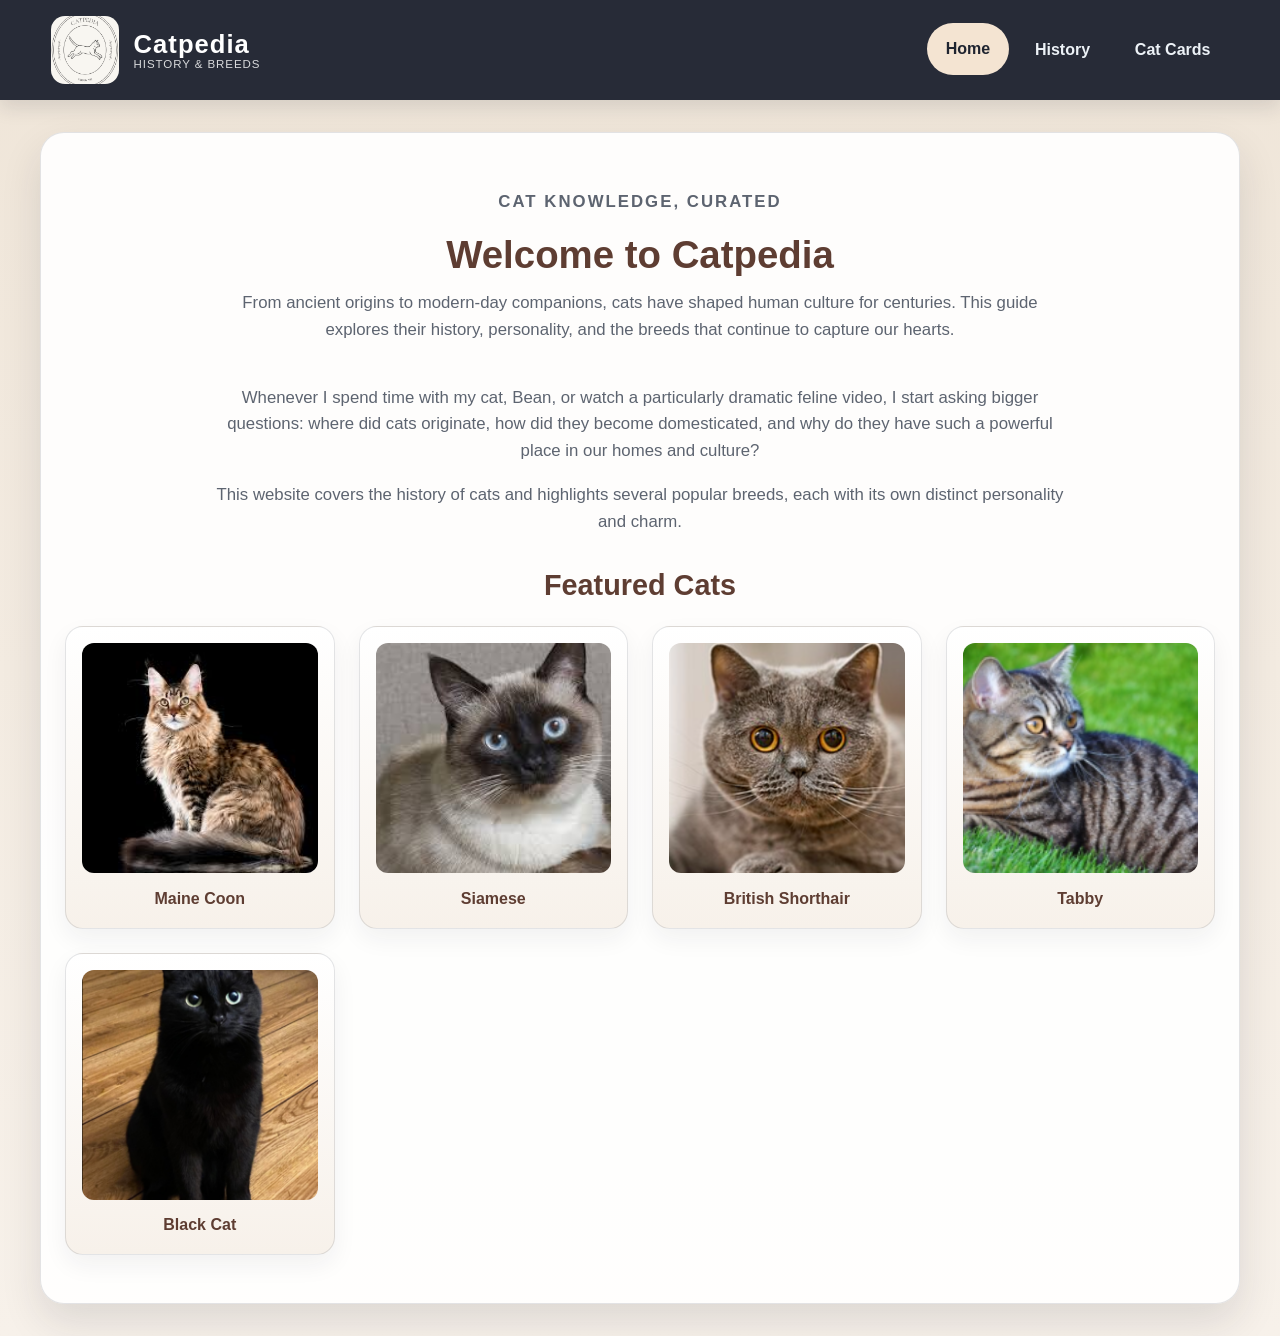
<file: index.html>
<!DOCTYPE html>
<html lang="en">
<head>
    <meta charset="UTF-8">
    <meta name="viewport" content="width=device-width, initial-scale=1.0">
    <title>Catpedia | Home</title>
    <link href="css/styles.css" rel="stylesheet">
</head>
<body>
    <header class="site-header">
        <a class="brand" href="index.html" aria-label="Catpedia home page">
            <img src="images/logo.png" alt="Catpedia logo">
            <span class="brand-text">
                <strong>Catpedia</strong>
                <small>History &amp; Breeds</small>
            </span>
        </a>
        <nav class="primary-navigation" aria-label="Main navigation">
            <ul>
                <li><a href="index.html" class="active">Home</a></li>
                <li><a href="history.html">History</a></li>
                <li><a href="breeds.html">Cat Cards</a></li>
            </ul>
        </nav>
    </header>

    <main class="page-shell">
        <section class="hero">
            <p class="eyebrow">Cat knowledge, curated</p>
            <h1>Welcome to Catpedia</h1>
            <p>From ancient origins to modern-day companions, cats have shaped human culture for centuries. This guide explores their history, personality, and the breeds that continue to capture our hearts.</p>
        </section>

        <section class="intro">
            <p>Whenever I spend time with my cat, Bean, or watch a particularly dramatic feline video, I start asking bigger questions: where did cats originate, how did they become domesticated, and why do they have such a powerful place in our homes and culture?</p>
            <p>This website covers the history of cats and highlights several popular breeds, each with its own distinct personality and charm.</p>
        </section>

        <section class="gallery-section">
            <h2>Featured Cats</h2>
            <div class="gallery">
                <figure class="gallery-item">
                    <img src="images/mainecoon.jpg" alt="Maine Coon cat portrait">
                    <figcaption>Maine Coon</figcaption>
                </figure>
                <figure class="gallery-item">
                    <img src="images/siamese.jpg" alt="Siamese cat portrait">
                    <figcaption>Siamese</figcaption>
                </figure>
                <figure class="gallery-item">
                    <img src="images/britishshorthair.png" alt="British shorthair cat portrait">
                    <figcaption>British Shorthair</figcaption>
                </figure>
                <figure class="gallery-item">
                    <img src="images/tabby.png" alt="Tabby cat portrait">
                    <figcaption>Tabby</figcaption>
                </figure>
                <figure class="gallery-item">
                    <img src="images/blackcat.png" alt="Black cat portrait">
                    <figcaption>Black Cat</figcaption>
                </figure>
            </div>
        </section>
    </main>
</body>
</html>
</file>
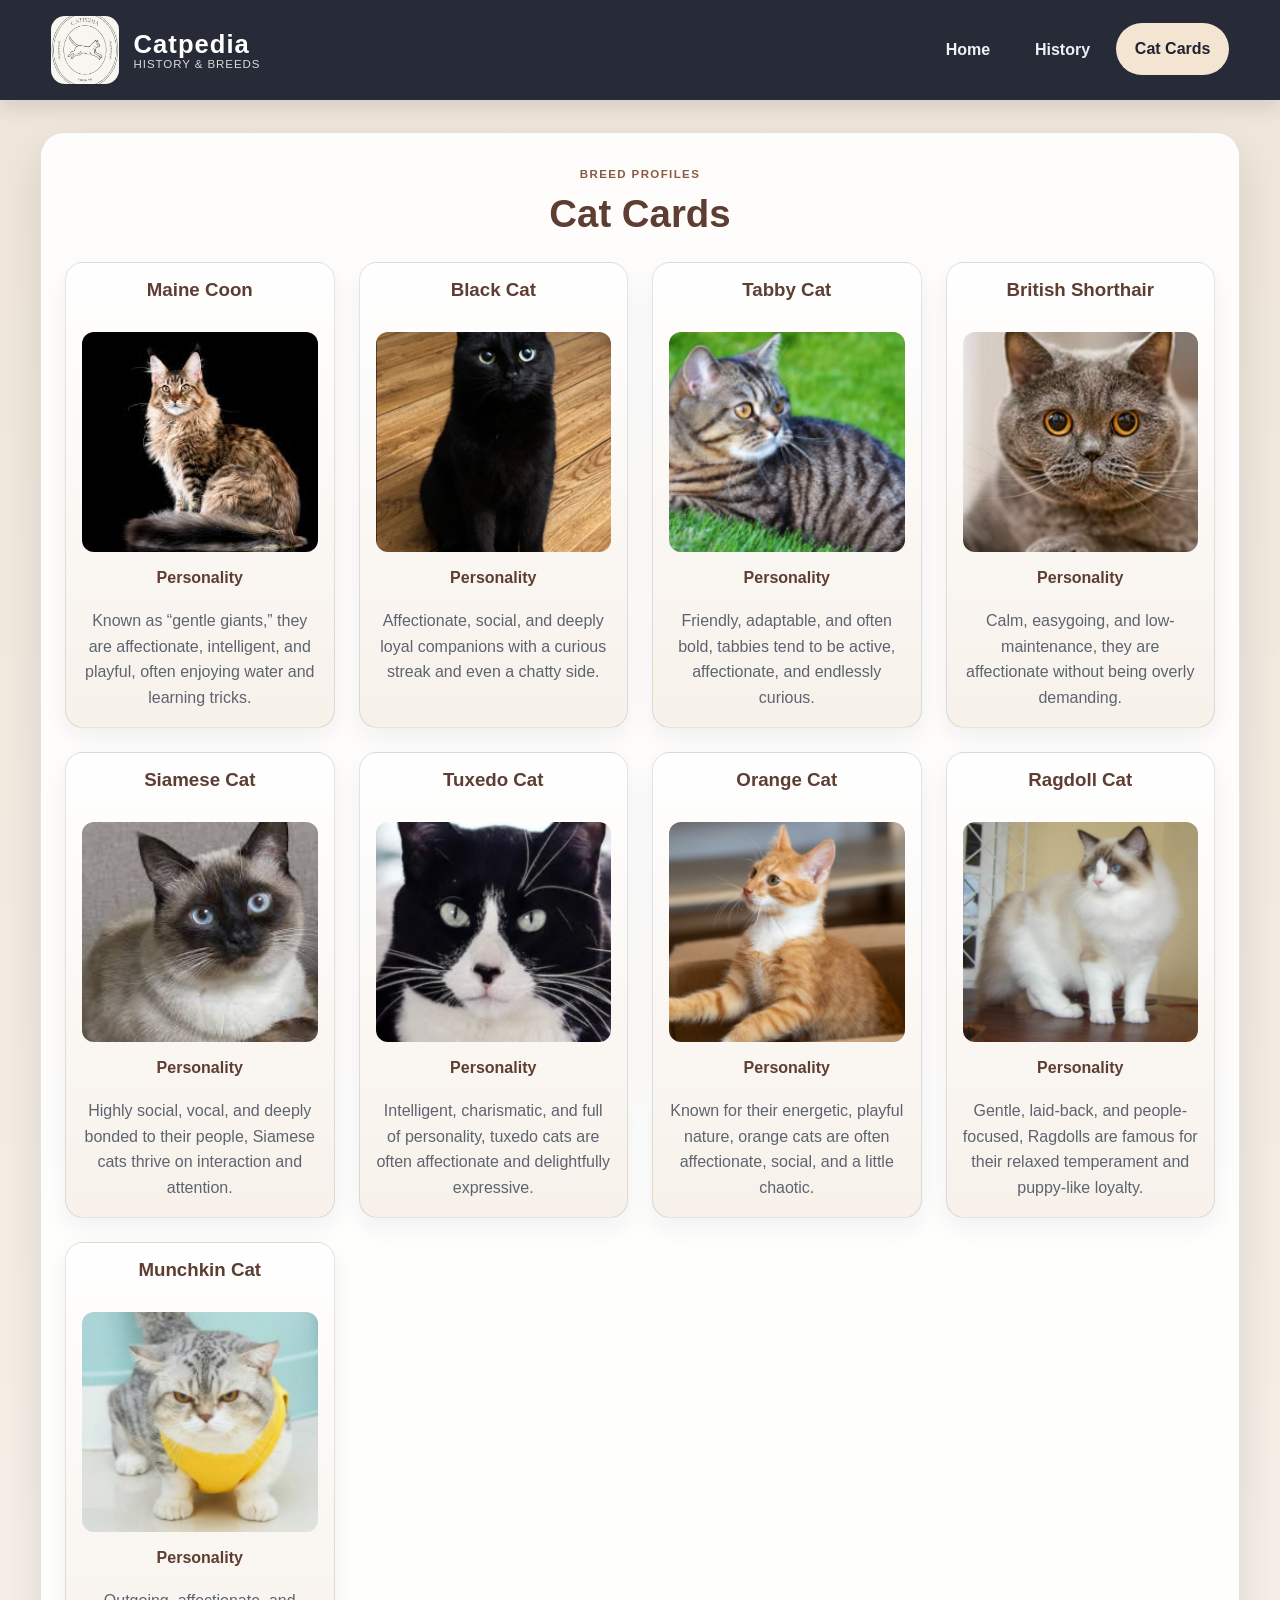
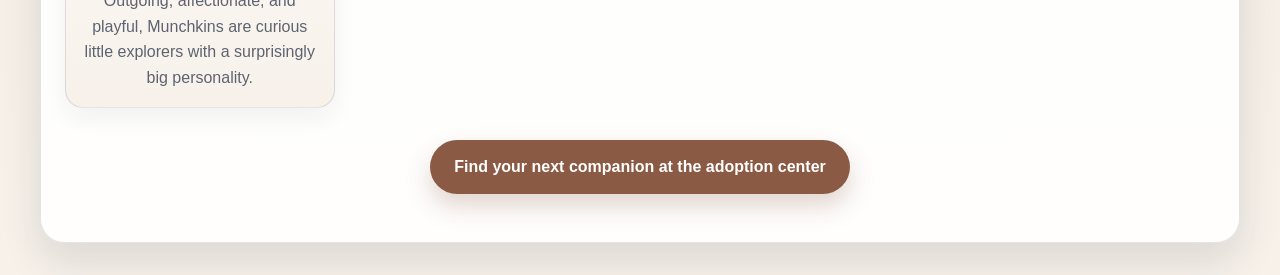
<file: breeds.html>
<!DOCTYPE html>
<html lang="en">
<head>
    <meta charset="UTF-8">
    <meta name="viewport" content="width=device-width, initial-scale=1.0">
    <title>Catpedia | Breed Guide</title>
    <link href="css/styles3.css" rel="stylesheet">
</head>
<body>
    <header class="site-header">
        <a class="brand" href="index.html" aria-label="Catpedia home page">
            <img src="images/logo.png" alt="Catpedia logo">
            <span class="brand-text">
                <strong>Catpedia</strong>
                <small>History &amp; Breeds</small>
            </span>
        </a>
        <nav class="primary-navigation" aria-label="Main navigation">
            <ul>
                <li><a href="index.html">Home</a></li>
                <li><a href="history.html">History</a></li>
                <li><a href="breeds.html" class="active">Cat Cards</a></li>
            </ul>
        </nav>
    </header>

    <main class="page-shell">
        <header class="page-header">
            <p class="eyebrow">Breed Profiles</p>
            <h1>Cat Cards</h1>
        </header>

        <section class="cardlist">
            <article class="cat-card">
                <h3>Maine Coon</h3>
                <a href="https://www.youtube.com/watch?v=GcUsedi7v9s"><img src="images/mainecoon.jpg" alt="Maine Coon cat"></a>
                <h4>Personality</h4>
                <p>Known as “gentle giants,” they are affectionate, intelligent, and playful, often enjoying water and learning tricks.</p>
            </article>

            <article class="cat-card">
                <h3>Black Cat</h3>
                <a href="https://www.youtube.com/watch?v=Uid0Xvatb_s"><img src="images/blackcat.png" alt="Black cat"></a>
                <h4>Personality</h4>
                <p>Affectionate, social, and deeply loyal companions with a curious streak and even a chatty side.</p>
            </article>

            <article class="cat-card">
                <h3>Tabby Cat</h3>
                <a href="https://www.youtube.com/watch?v=x-23OAaF2BQ"><img src="images/tabby.png" alt="Tabby cat"></a>
                <h4>Personality</h4>
                <p>Friendly, adaptable, and often bold, tabbies tend to be active, affectionate, and endlessly curious.</p>
            </article>

            <article class="cat-card">
                <h3>British Shorthair</h3>
                <a href="https://www.youtube.com/shorts/-2hFF6pINUo"><img src="images/britishshorthair.png" alt="British shorthair cat"></a>
                <h4>Personality</h4>
                <p>Calm, easygoing, and low-maintenance, they are affectionate without being overly demanding.</p>
            </article>

            <article class="cat-card">
                <h3>Siamese Cat</h3>
                <a href="https://www.youtube.com/watch?v=0q3dzzrSOW4"><img src="images/siamese.jpg" alt="Siamese cat"></a>
                <h4>Personality</h4>
                <p>Highly social, vocal, and deeply bonded to their people, Siamese cats thrive on interaction and attention.</p>
            </article>

            <article class="cat-card">
                <h3>Tuxedo Cat</h3>
                <a href="https://www.youtube.com/watch?v=GK_-JbSji8w"><img src="images/tuxedocat.png" alt="Tuxedo cat"></a>
                <h4>Personality</h4>
                <p>Intelligent, charismatic, and full of personality, tuxedo cats are often affectionate and delightfully expressive.</p>
            </article>

            <article class="cat-card">
                <h3>Orange Cat</h3>
                <a href="https://www.youtube.com/watch?v=0SD2CGp8ekQ"><img src="images/orangecat.png" alt="Orange cat"></a>
                <h4>Personality</h4>
                <p>Known for their energetic, playful nature, orange cats are often affectionate, social, and a little chaotic.</p>
            </article>

            <article class="cat-card">
                <h3>Ragdoll Cat</h3>
                <a href="https://www.youtube.com/watch?v=FpQTNu7g1jk"><img src="images/ragdollcat.jpg" alt="Ragdoll cat"></a>
                <h4>Personality</h4>
                <p>Gentle, laid-back, and people-focused, Ragdolls are famous for their relaxed temperament and puppy-like loyalty.</p>
            </article>

            <article class="cat-card">
                <h3>Munchkin Cat</h3>
                <a href="https://www.youtube.com/watch?v=w1OBCLH79Sc"><img src="images/munchkincat.jpg" alt="Munchkin cat"></a>
                <h4>Personality</h4>
                <p>Outgoing, affectionate, and playful, Munchkins are curious little explorers with a surprisingly big personality.</p>
            </article>
        </section>

        <div class="adoption-callout">
            <a href="https://www.aspca.org/nyc/aspca-adoption-center/adoptable-cats">Find your next companion at the adoption center</a>
        </div>
    </main>
</body>
</html>
</file>
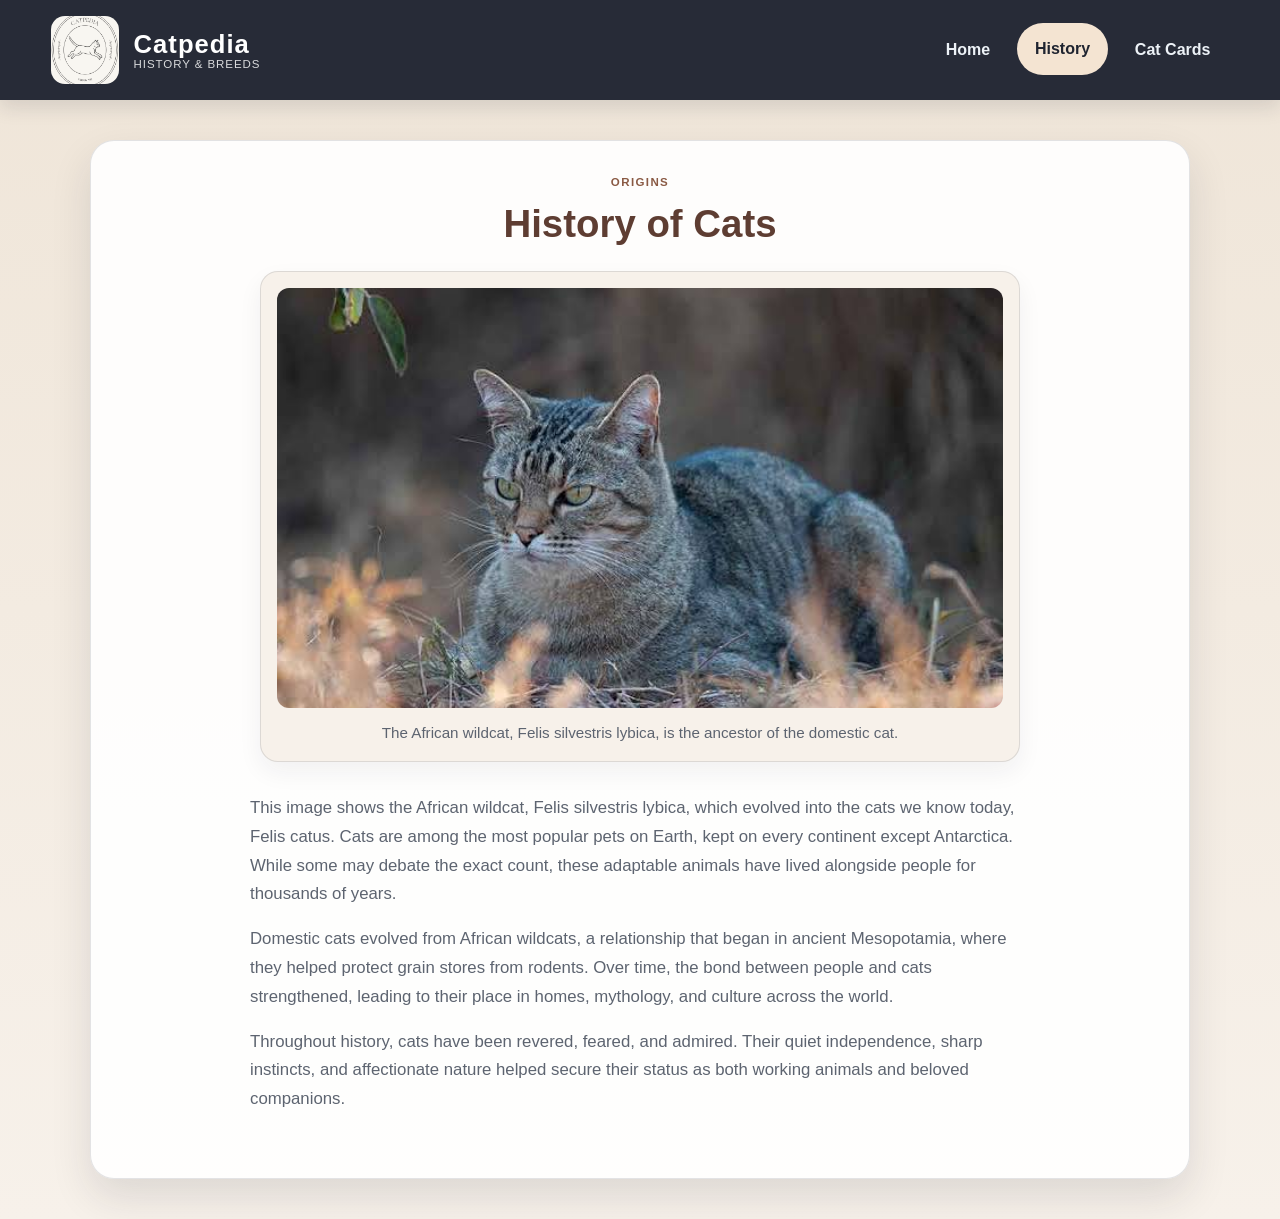
<file: history.html>
<!DOCTYPE html>
<html lang="en">
<head>
    <meta charset="UTF-8">
    <meta name="viewport" content="width=device-width, initial-scale=1.0">
    <title>Catpedia | History</title>
    <link href="css/styles2.css" rel="stylesheet">
</head>
<body>
    <header class="site-header">
        <a class="brand" href="index.html" aria-label="Catpedia home page">
            <img src="images/logo.png" alt="Catpedia logo">
            <span class="brand-text">
                <strong>Catpedia</strong>
                <small>History &amp; Breeds</small>
            </span>
        </a>
        <nav class="primary-navigation" aria-label="Main navigation">
            <ul>
                <li><a href="index.html">Home</a></li>
                <li><a href="history.html" class="active">History</a></li>
                <li><a href="breeds.html">Cat Cards</a></li>
            </ul>
        </nav>
    </header>

    <main class="page-shell article-page">
        <header class="page-header">
            <p class="eyebrow">Origins</p>
            <h1>History of Cats</h1>
        </header>

        <figure class="feature-image">
            <img src="images/AfricanWildcat.jpeg" alt="African wildcat portrait">
            <figcaption>The African wildcat, Felis silvestris lybica, is the ancestor of the domestic cat.</figcaption>
        </figure>

        <article>
            <p>This image shows the African wildcat, Felis silvestris lybica, which evolved into the cats we know today, Felis catus. Cats are among the most popular pets on Earth, kept on every continent except Antarctica. While some may debate the exact count, these adaptable animals have lived alongside people for thousands of years.</p>
            <p>Domestic cats evolved from African wildcats, a relationship that began in ancient Mesopotamia, where they helped protect grain stores from rodents. Over time, the bond between people and cats strengthened, leading to their place in homes, mythology, and culture across the world.</p>
            <p>Throughout history, cats have been revered, feared, and admired. Their quiet independence, sharp instincts, and affectionate nature helped secure their status as both working animals and beloved companions.</p>
        </article>
    </main>
</body>
</html>
</file>
<file: css/styles.css>
:root {
    --ink: #1f2430;
    --muted: #5d6470;
    --panel: #ffffff;
    --panel-alt: #f7f1ea;
    --accent: #8a5a44;
    --accent-deep: #5e3d32;
    --olive: #6f7d5d;
    --line: rgba(31, 36, 48, 0.12);
    --shadow: 0 18px 40px rgba(31, 36, 48, 0.12);
}

* {
    box-sizing: border-box;
}

body {
    margin: 0;
    font-family: "Segoe UI", Tahoma, Geneva, Verdana, sans-serif;
    background: linear-gradient(180deg, #efe5d8 0%, #f7f1ea 100%);
    color: var(--ink);
    line-height: 1.6;
}

a {
    color: inherit;
    text-decoration: none;
}

img {
    display: block;
    max-width: 100%;
}

.site-header {
    display: flex;
    align-items: center;
    justify-content: space-between;
    gap: 1.5rem;
    padding: 1rem 4vw;
    background: rgba(31, 36, 48, 0.96);
    box-shadow: 0 8px 18px rgba(31, 36, 48, 0.12);
    position: sticky;
    top: 0;
    z-index: 10;
}

.brand {
    display: inline-flex;
    align-items: center;
    gap: 0.9rem;
    color: #ffffff;
}

.brand img {
    width: 68px;
    height: 68px;
    border-radius: 14px;
    object-fit: cover;
}

.brand-text {
    display: flex;
    flex-direction: column;
    line-height: 1.1;
}

.brand-text strong {
    font-size: 1.6rem;
    letter-spacing: 0.04em;
}

.brand-text small {
    font-size: 0.72rem;
    letter-spacing: 0.08em;
    text-transform: uppercase;
    opacity: 0.82;
}

.primary-navigation ul {
    display: flex;
    align-items: center;
    gap: 0.5rem;
    list-style: none;
    margin: 0;
    padding: 0;
}

.primary-navigation a {
    display: block;
    color: #edf2f7;
    font-weight: 600;
    padding: 0.8rem 1.15rem;
    border-radius: 999px;
    transition: background-color 0.2s ease, color 0.2s ease, transform 0.2s ease;
}

.primary-navigation a:hover,
.primary-navigation .active {
    background: #f4e4d2;
    color: var(--ink);
    transform: translateY(-1px);
}

.page-shell {
    max-width: 1200px;
    margin: 2rem auto;
    padding: 2rem 1.5rem 3rem;
    background: rgba(255, 255, 255, 0.9);
    border: 1px solid var(--line);
    border-radius: 24px;
    box-shadow: var(--shadow);
}

.hero {
    padding: 1.5rem 1rem 0.5rem;
    text-align: center;
}

.eyebrow {
    margin: 0;
    color: var(--accent);
    text-transform: uppercase;
    letter-spacing: 0.12em;
    font-size: 0.72rem;
    font-weight: 700;
}

h1,
h2,
h3,
h4 {
    margin-top: 0;
    color: var(--accent-deep);
    line-height: 1.2;
}

h1 {
    margin: 0.5rem 0 0.75rem;
    font-size: clamp(2.2rem, 3vw, 3.3rem);
    text-align: center;
}

h2 {
    margin-bottom: 1rem;
    font-size: clamp(1.8rem, 2vw, 2.3rem);
    text-align: center;
}

.intro,
.hero p {
    max-width: 850px;
    margin: 0 auto 1rem;
    color: var(--muted);
    font-size: 1.05rem;
    text-align: center;
}

.gallery-section {
    margin-top: 2rem;
}

.gallery {
    display: grid;
    grid-template-columns: repeat(auto-fit, minmax(220px, 1fr));
    gap: 1.5rem;
    margin-top: 1.5rem;
}

.gallery-item {
    margin: 0;
    padding: 1rem;
    background: linear-gradient(180deg, #fff 0%, #f7f1ea 100%);
    border: 1px solid var(--line);
    border-radius: 18px;
    box-shadow: 0 10px 25px rgba(31, 36, 48, 0.06);
}

.gallery-item img {
    width: 100%;
    height: 230px;
    object-fit: cover;
    border-radius: 12px;
    margin-bottom: 0.8rem;
}

.gallery-item figcaption {
    font-weight: 700;
    color: var(--accent-deep);
    text-align: center;
}

@media (max-width: 720px) {
    .site-header {
        flex-direction: column;
        align-items: flex-start;
    }

    .primary-navigation ul {
        flex-wrap: wrap;
    }

    .page-shell {
        margin: 1rem 0.75rem;
        padding: 1.5rem 1rem 2rem;
    }
}
</file>
<file: css/styles3.css>
:root {
    --ink: #1f2430;
    --muted: #5d6470;
    --panel: #ffffff;
    --panel-alt: #f7f1ea;
    --accent: #8a5a44;
    --accent-deep: #5e3d32;
    --olive: #6f7d5d;
    --line: rgba(31, 36, 48, 0.12);
    --shadow: 0 18px 40px rgba(31, 36, 48, 0.12);
}

* {
    box-sizing: border-box;
}

body {
    margin: 0;
    font-family: "Segoe UI", Tahoma, Geneva, Verdana, sans-serif;
    background: linear-gradient(180deg, #efe5d8 0%, #f7f1ea 100%);
    color: var(--ink);
    line-height: 1.6;
}

a {
    color: inherit;
    text-decoration: none;
}

img {
    display: block;
    max-width: 100%;
}

.site-header {
    display: flex;
    align-items: center;
    justify-content: space-between;
    gap: 1.5rem;
    padding: 1rem 4vw;
    background: rgba(31, 36, 48, 0.96);
    box-shadow: 0 8px 18px rgba(31, 36, 48, 0.12);
    position: sticky;
    top: 0;
    z-index: 10;
}

.brand {
    display: inline-flex;
    align-items: center;
    gap: 0.9rem;
    color: #ffffff;
}

.brand img {
    width: 68px;
    height: 68px;
    border-radius: 14px;
    object-fit: cover;
}

.brand-text {
    display: flex;
    flex-direction: column;
    line-height: 1.1;
}

.brand-text strong {
    font-size: 1.6rem;
    letter-spacing: 0.04em;
}

.brand-text small {
    font-size: 0.72rem;
    letter-spacing: 0.08em;
    text-transform: uppercase;
    opacity: 0.82;
}

.primary-navigation ul {
    display: flex;
    align-items: center;
    gap: 0.5rem;
    list-style: none;
    margin: 0;
    padding: 0;
}

.primary-navigation a {
    display: block;
    color: #edf2f7;
    font-weight: 600;
    padding: 0.8rem 1.15rem;
    border-radius: 999px;
    transition: background-color 0.2s ease, color 0.2s ease, transform 0.2s ease;
}

.primary-navigation a:hover,
.primary-navigation .active {
    background: #f4e4d2;
    color: var(--ink);
    transform: translateY(-1px);
}

.page-shell {
    max-width: 1200px;
    margin: 2rem auto;
    padding: 2rem 1.5rem 3rem;
    background: rgba(255, 255, 255, 0.9);
    border: 1px solid var(--line);
    border-radius: 24px;
    box-shadow: var(--shadow);
}

.page-header {
    text-align: center;
    margin-bottom: 1.5rem;
}

.eyebrow {
    margin: 0;
    color: var(--accent);
    text-transform: uppercase;
    letter-spacing: 0.12em;
    font-size: 0.72rem;
    font-weight: 700;
}

h1,
h2,
h3,
h4 {
    margin-top: 0;
    color: var(--accent-deep);
    line-height: 1.2;
}

h1 {
    margin: 0.5rem 0 0.75rem;
    font-size: clamp(2.2rem, 3vw, 3.3rem);
}

.cardlist {
    display: grid;
    grid-template-columns: repeat(auto-fit, minmax(240px, 1fr));
    gap: 1.5rem;
    margin-top: 1.5rem;
}

.cat-card {
    display: flex;
    flex-direction: column;
    background: linear-gradient(180deg, #fff 0%, #f7f1ea 100%);
    border: 1px solid var(--line);
    border-radius: 18px;
    padding: 1rem;
    box-shadow: 0 10px 25px rgba(31, 36, 48, 0.06);
}

.cat-card > a {
    display: block;
    overflow: hidden;
    margin: 0.75rem 0 1rem;
    border-radius: 12px;
}

.cat-card img {
    width: 100%;
    height: 220px;
    object-fit: cover;
    transition: transform 0.3s ease, filter 0.3s ease;
}

.cat-card > a:hover img,
.cat-card > a:focus-visible img {
    transform: scale(1.06);
    filter: brightness(1.08);
}

.cat-card > a:focus-visible {
    outline: 3px solid var(--accent);
    outline-offset: 3px;
}

@media (prefers-reduced-motion: reduce) {
    .cat-card img {
        transition: none;
    }

    .cat-card > a:hover img,
    .cat-card > a:focus-visible img {
        transform: none;
    }
}

.cat-card h3,
.cat-card h4 {
    text-align: center;
}

.cat-card p {
    margin: 0;
    color: var(--muted);
    text-align: center;
}

.adoption-callout {
    margin-top: 2rem;
    text-align: center;
}

.adoption-callout a {
    display: inline-block;
    padding: 0.9rem 1.5rem;
    background: var(--accent);
    color: white;
    border-radius: 999px;
    font-weight: 700;
    box-shadow: 0 12px 24px rgba(138, 90, 68, 0.25);
}

.adoption-callout a:hover {
    background: var(--accent-deep);
}

@media (max-width: 720px) {
    .site-header {
        flex-direction: column;
        align-items: flex-start;
    }

    .primary-navigation ul {
        flex-wrap: wrap;
    }

    .page-shell {
        margin: 1rem 0.75rem;
        padding: 1.5rem 1rem 2rem;
    }
}
</file>
<file: css/styles2.css>
:root {
    --ink: #1f2430;
    --muted: #5d6470;
    --panel: #ffffff;
    --panel-alt: #f7f1ea;
    --accent: #8a5a44;
    --accent-deep: #5e3d32;
    --olive: #6f7d5d;
    --line: rgba(31, 36, 48, 0.12);
    --shadow: 0 18px 40px rgba(31, 36, 48, 0.12);
}

* {
    box-sizing: border-box;
}

body {
    margin: 0;
    font-family: "Segoe UI", Tahoma, Geneva, Verdana, sans-serif;
    background: linear-gradient(180deg, #efe5d8 0%, #f7f1ea 100%);
    color: var(--ink);
    line-height: 1.7;
}

a {
    color: inherit;
    text-decoration: none;
}

img {
    display: block;
    max-width: 100%;
}

.site-header {
    display: flex;
    align-items: center;
    justify-content: space-between;
    gap: 1.5rem;
    padding: 1rem 4vw;
    background: rgba(31, 36, 48, 0.96);
    box-shadow: 0 8px 18px rgba(31, 36, 48, 0.12);
    position: sticky;
    top: 0;
    z-index: 10;
}

.brand {
    display: inline-flex;
    align-items: center;
    gap: 0.9rem;
    color: #ffffff;
}

.brand img {
    width: 68px;
    height: 68px;
    border-radius: 14px;
    object-fit: cover;
}

.brand-text {
    display: flex;
    flex-direction: column;
    line-height: 1.1;
}

.brand-text strong {
    font-size: 1.6rem;
    letter-spacing: 0.04em;
}

.brand-text small {
    font-size: 0.72rem;
    letter-spacing: 0.08em;
    text-transform: uppercase;
    opacity: 0.82;
}

.primary-navigation ul {
    display: flex;
    align-items: center;
    gap: 0.5rem;
    list-style: none;
    margin: 0;
    padding: 0;
}

.primary-navigation a {
    display: block;
    color: #edf2f7;
    font-weight: 600;
    padding: 0.8rem 1.15rem;
    border-radius: 999px;
    transition: background-color 0.2s ease, color 0.2s ease, transform 0.2s ease;
}

.primary-navigation a:hover,
.primary-navigation .active {
    background: #f4e4d2;
    color: var(--ink);
    transform: translateY(-1px);
}

.page-shell {
    max-width: 1100px;
    margin: 2.5rem auto;
    padding: 2rem 1.5rem 3rem;
    background: rgba(255, 255, 255, 0.9);
    border: 1px solid var(--line);
    border-radius: 24px;
    box-shadow: var(--shadow);
}

.page-header {
    text-align: center;
    margin-bottom: 1.5rem;
}

.eyebrow {
    margin: 0;
    color: var(--accent);
    text-transform: uppercase;
    letter-spacing: 0.12em;
    font-size: 0.72rem;
    font-weight: 700;
}

h1,
h2,
h3,
h4 {
    margin-top: 0;
    color: var(--accent-deep);
    line-height: 1.2;
}

h1 {
    margin: 0.5rem 0 0.75rem;
    font-size: clamp(2.2rem, 3vw, 3.3rem);
}

.feature-image {
    max-width: 760px;
    margin: 0 auto 2rem;
    background: var(--panel-alt);
    border: 1px solid var(--line);
    border-radius: 18px;
    padding: 1rem;
    box-shadow: 0 10px 25px rgba(31, 36, 48, 0.06);
}

.feature-image img {
    width: 100%;
    height: 420px;
    border-radius: 12px;
    object-fit: cover;
}

.feature-image figcaption {
    margin-top: 0.75rem;
    color: var(--muted);
    text-align: center;
    font-size: 0.95rem;
}

article {
    max-width: 780px;
    margin: 0 auto;
    color: var(--muted);
    font-size: 1.05rem;
}

article p {
    margin-bottom: 1rem;
}

@media (max-width: 720px) {
    .site-header {
        flex-direction: column;
        align-items: flex-start;
    }

    .primary-navigation ul {
        flex-wrap: wrap;
    }

    .page-shell {
        margin: 1rem 0.75rem;
        padding: 1.5rem 1rem 2rem;
    }

    .feature-image img {
        height: 300px;
    }
}
</file>
